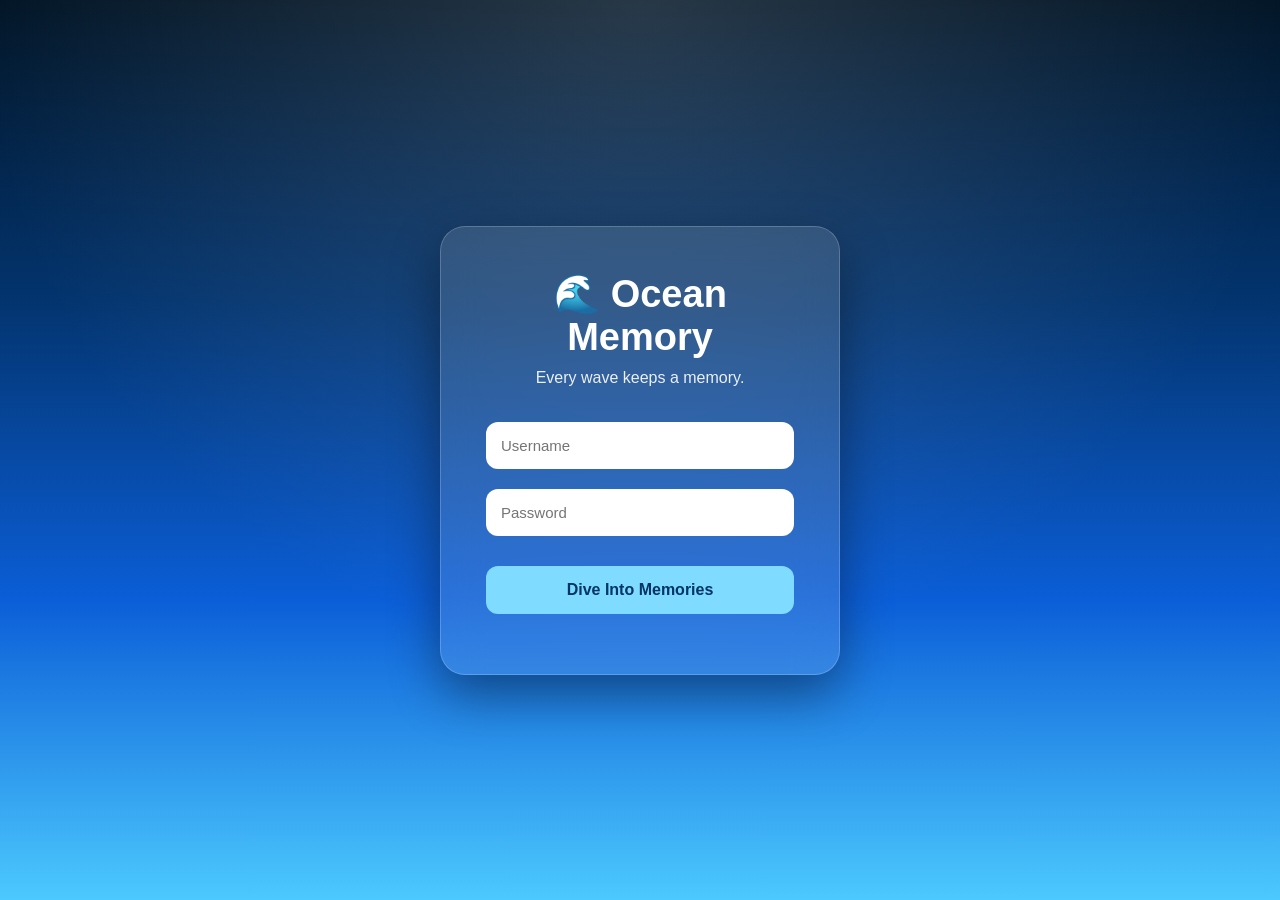
<file: index.html>
<!DOCTYPE html>
<html lang="id">
<head>
    <meta charset="UTF-8">
    <meta name="viewport" content="width=device-width, initial-scale=1.0">
    <title>Ocean Memory</title>

    <link rel="stylesheet" href="css/style.css">
</head>

<body>

<div class="ocean"></div>
<div class="bubbles"></div>

<div class="login-box">

    <h1>🌊 Ocean Memory</h1>

    <p>Every wave keeps a memory.</p>

    <input
        id="username"
        type="text"
        placeholder="Username">

    <input
        id="password"
        type="password"
        placeholder="Password">

    <button onclick="login()">

        Dive Into Memories

    </button>

    <span id="error"></span>

</div>

<script src="js/login.js"></script>

</body>
</html>
</file>
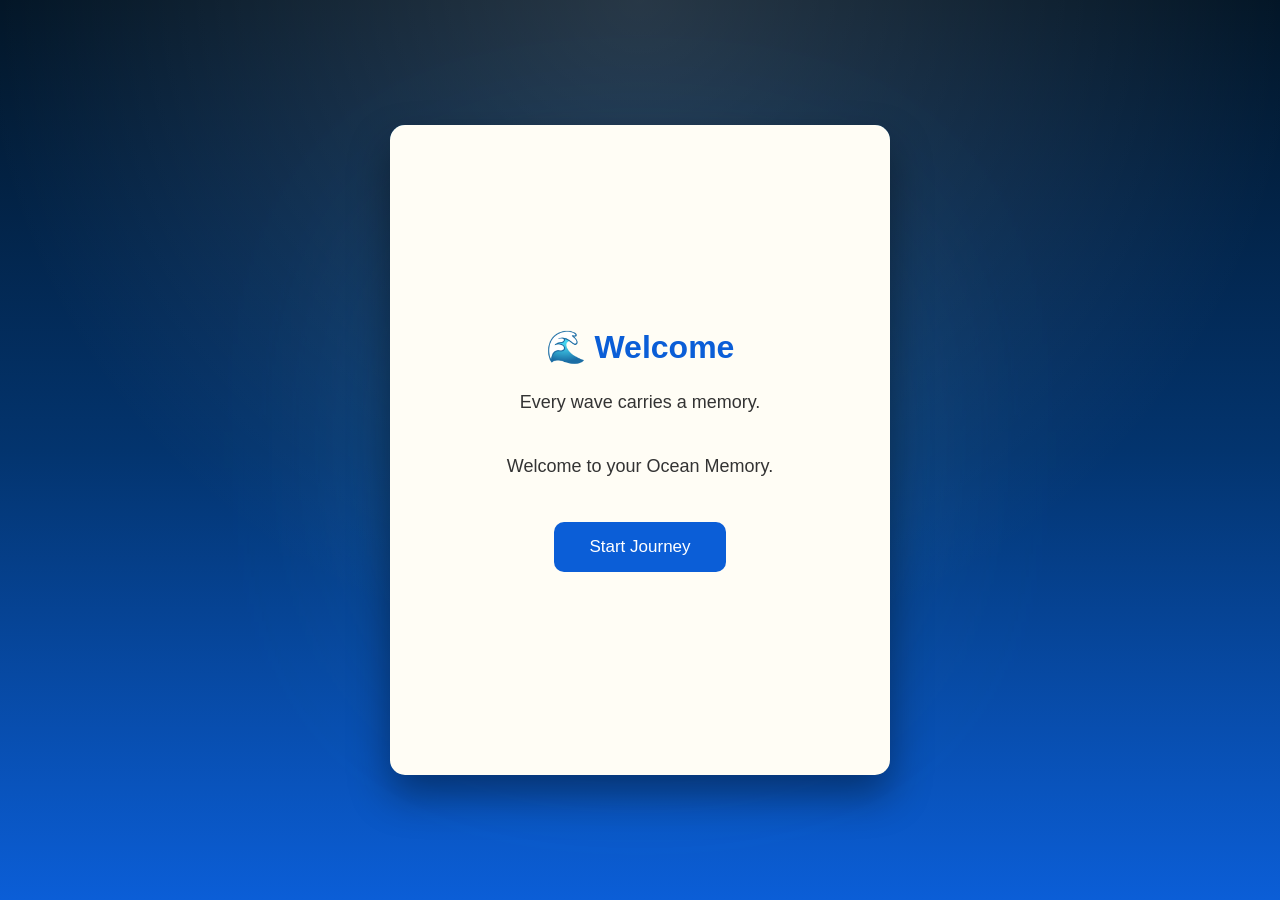
<file: book.html>
<!DOCTYPE html>
<html lang="id">
<head>
<meta charset="UTF-8">
<meta name="viewport" content="width=device-width, initial-scale=1.0">
<title>Ocean Memory Book</title>

<link rel="stylesheet" href="css/book.css">
</head>

<body>

<div class="background"></div>

<div class="light"></div>

<div class="book-area">

<div id="book" class="book">

<div id="cover" class="cover">

<h1>Ocean</h1>

<h2>Memory Book</h2>

<p>Click To Open</p>

</div>

<div class="page">

<h1>🌊 Welcome</h1>

<p>

Every wave carries a memory.<br><br>

Welcome to your Ocean Memory.

</p>

<button onclick="nextPage()">

Start Journey

</button>

</div>

</div>

</div>

<script src="js/book.js"></script>

</body>
</html>
</file>
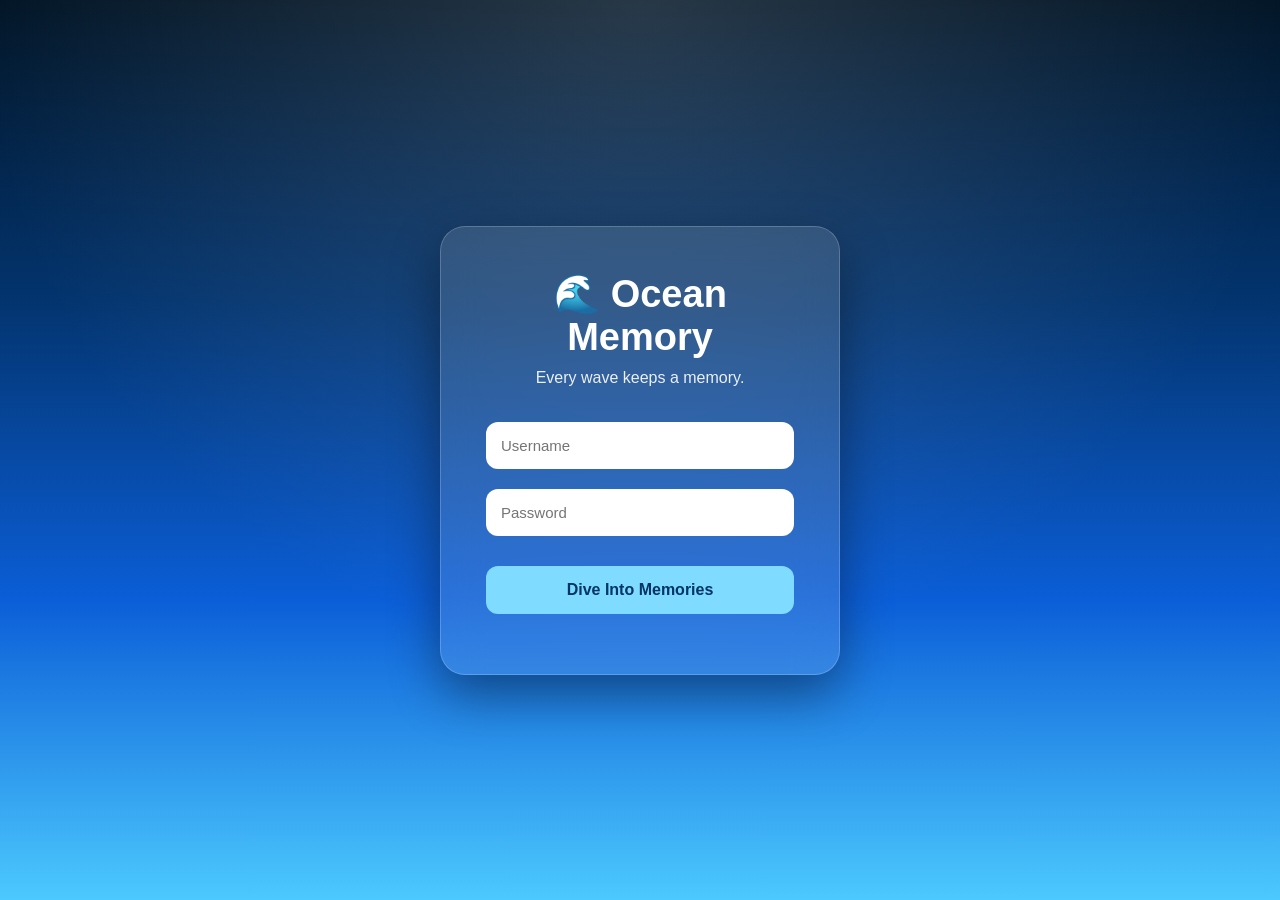
<file: book2.html>
<!DOCTYPE html>
<html lang="id">

<head>

<meta charset="UTF-8">

<title>Ocean Memory</title>

<link rel="preconnect" href="https://fonts.googleapis.com">
<link rel="preconnect" href="https://fonts.gstatic.com" crossorigin>

<link href="https://fonts.googleapis.com/css2?family=Caveat:wght@500;700&display=swap" rel="stylesheet">

<link rel="stylesheet" href="css/book2.css">

</head>

<body>

<div class="book">

<div class="left">

<div class="polaroid" onclick="openPhoto()">

<img id="photo">

<span class="caption">

Ocean Memory

</span>

</div>

<div class="sea-star">⭐</div>

<div class="shell">🐚</div>

<div class="bubbles"></div>

</div>

<div class="right">

<h1 id="title"></h1>

<p id="text"></p>

<div class="nav">

<button onclick="prevPage()">

⬅

</button>

<button onclick="nextPage()">

➡

</button>

</div>

</div>

</div>

<audio id="music" loop></audio>

<button id="musicBtn" onclick="toggleMusic()">

🔊 Music

</button>

<div id="lightbox" class="lightbox" onclick="closePhoto()">

<img id="preview">

</div>

<script src="js/data.js"></script>
<script src="js/book2.js"></script>

</body>

</html>
</file>
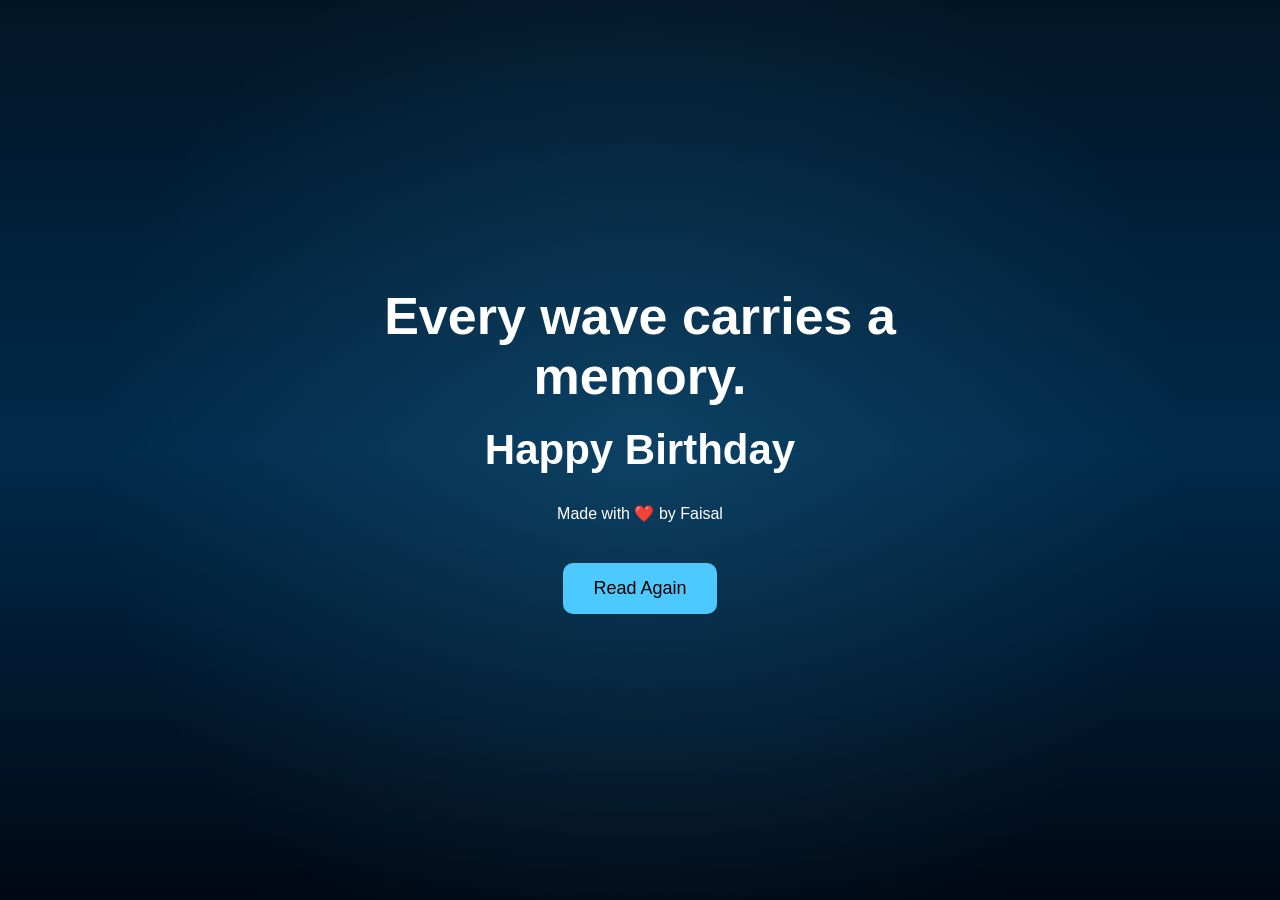
<file: ending.html>
<!DOCTYPE html>
<html lang="id">
<head>

<meta charset="UTF-8">

<meta name="viewport" content="width=device-width, initial-scale=1.0">

<title>Ending</title>

<link rel="stylesheet" href="css/ending.css">

</head>

<body>

<div class="overlay"></div>

<div class="content">

<h1 id="quote">

Every wave carries a memory.

</h1>

<h2>

Happy Birthday

</h2>

<h3 id="name"></h3>

<p>

Made with ❤️ by Faisal

</p>

<button onclick="restart()">

Read Again

</button>

</div>

<script src="js/ending.js"></script>

</body>
</html>
</file>
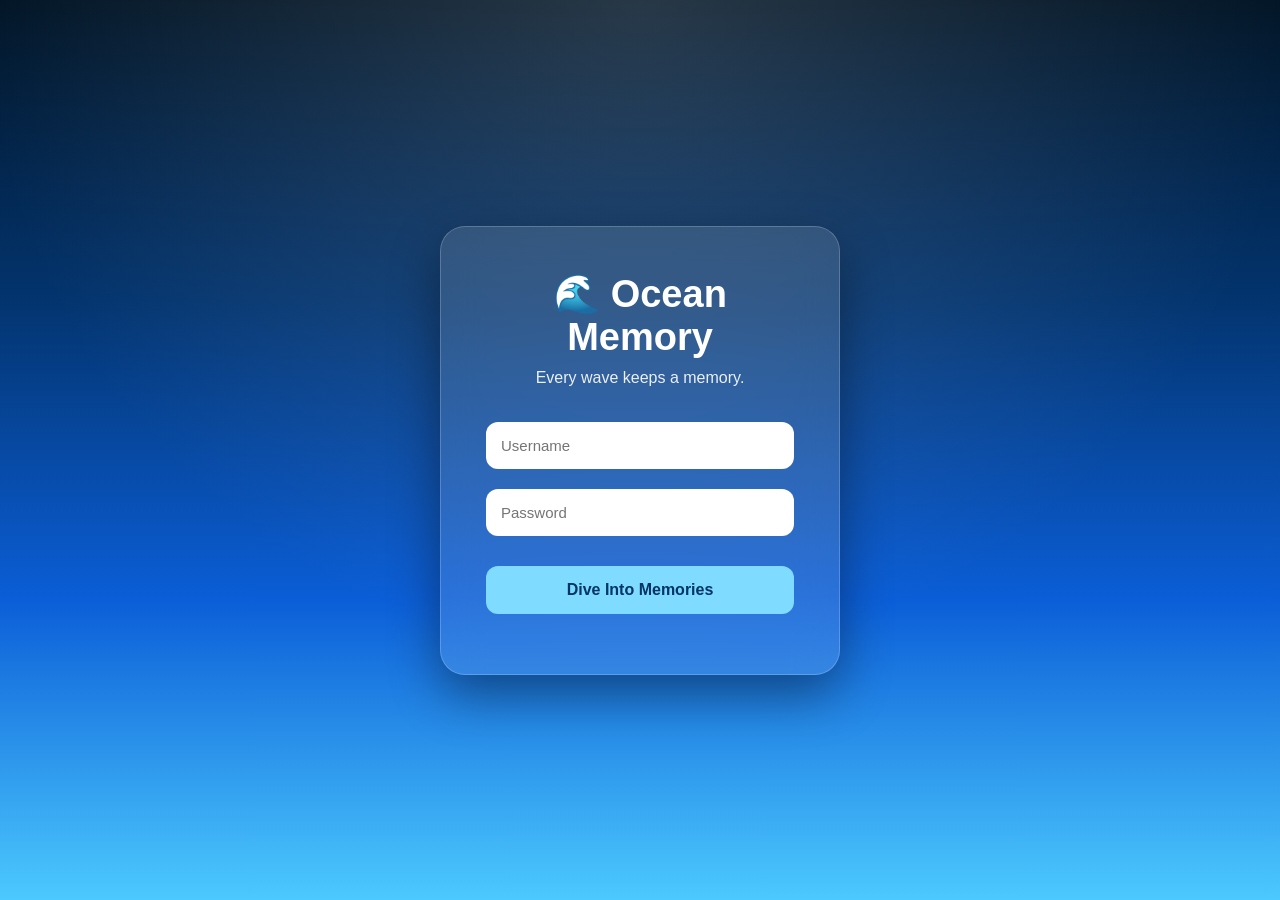
<file: loading.html>
<!DOCTYPE html>
<html lang="id">

<head>

<meta charset="UTF-8">

<meta name="viewport" content="width=device-width, initial-scale=1.0">

<title>Ocean Memory</title>

<link rel="stylesheet" href="css/loading.css">

</head>

<body>

<div class="ocean-light"></div>

<div class="bubbles"></div>

<div class="loading-box">

<div class="shell">

🐚

</div>

<h1>Diving Into Memories</h1>

<p id="status">

Preparing Your Ocean Journey...

</p>

<div class="progress">

<div class="progress-bar" id="bar"></div>

</div>

<div id="percent">

0%

</div>

</div>

<script src="js/loading.js"></script>

</body>

</html>
</file>
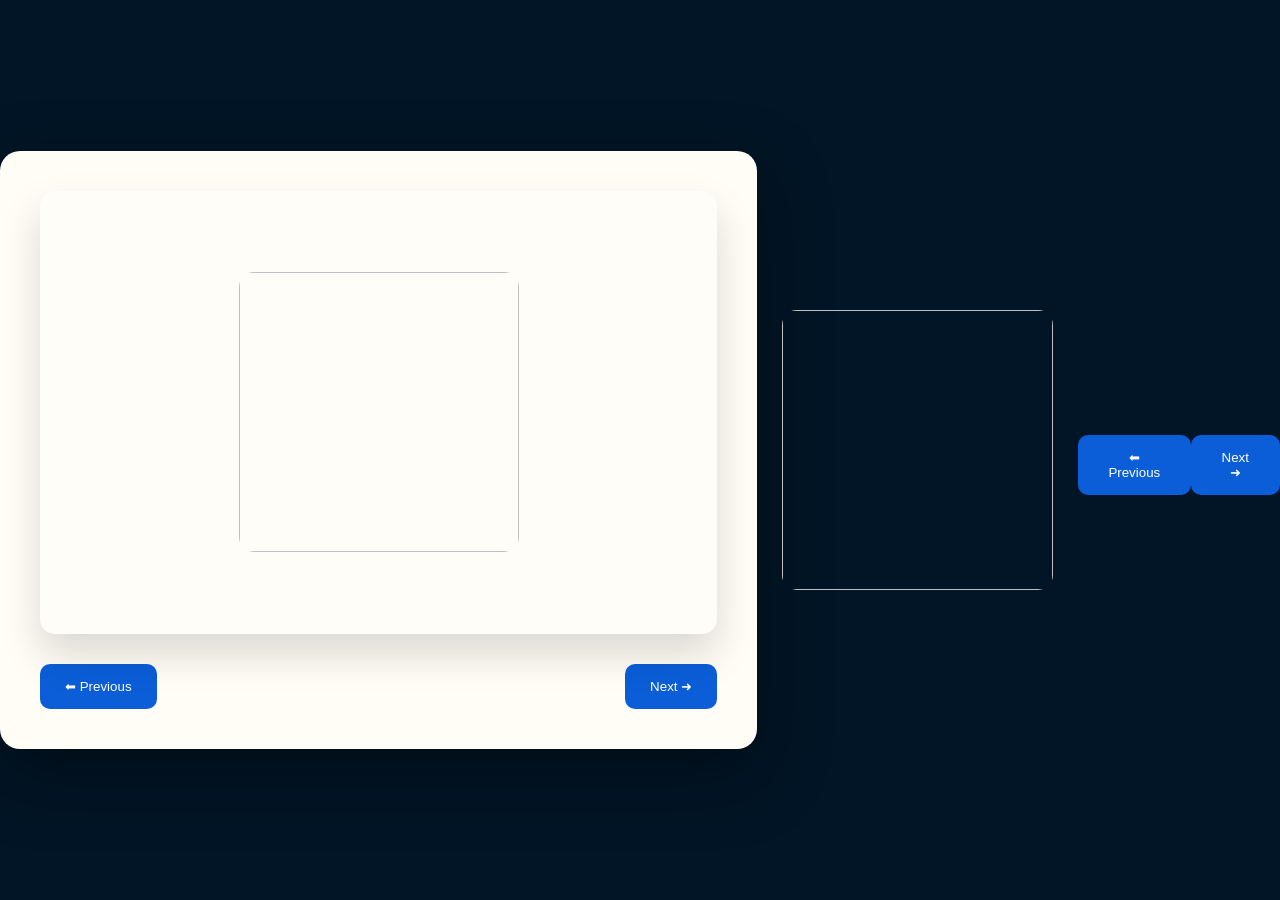
<file: pages.html>
<!DOCTYPE html>

<html>

<head>

<meta charset="UTF-8">

<link rel="stylesheet" href="css/pages.css">

</head>

<body>

<div class="book">

<div class="page" id="page">

<h1 id="title"></h1>

<img id="photo">

<p id="text"></p>

</div>

<div class="buttons">

<button onclick="prevPage()">

⬅ Previous

</button>

<button onclick="nextPage()">

Next ➜

</button>

</div>

</div>

<h1 id="title"></h1>

<img id="photo">

<p id="text"></p>

<div class="buttons">

<button onclick="prevPage()">

⬅ Previous

</button>

<button onclick="nextPage()">

Next ➜

</button>

</div>

</div>

<audio id="music" loop></audio>

<script src="js/data.js"></script>

<script src="js/pages.js"></script>

</body>

</html>
</file>
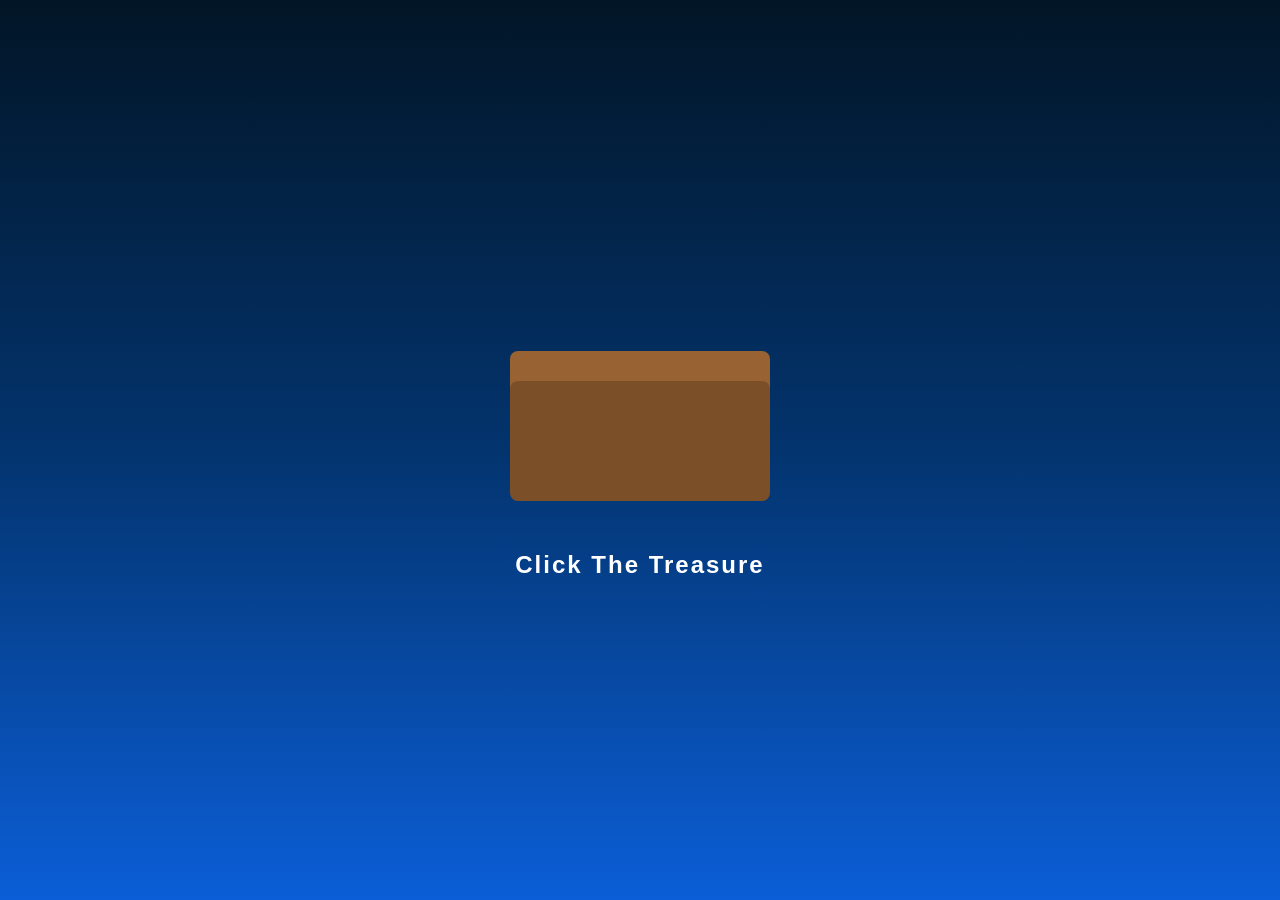
<file: treasure.html>
<!DOCTYPE html>
<html lang="id">

<head>

<meta charset="UTF-8">

<meta name="viewport"
content="width=device-width, initial-scale=1.0">

<title>Treasure</title>

<link rel="stylesheet" href="css/treasure.css">

</head>

<body>

<div class="background"></div>

<div class="bubble-container"></div>

<div class="container">

<div id="glow"></div>

<div id="chest" onclick="openChest()">

<div class="lid"></div>

<div class="box"></div>

</div>

<h2 id="text">

Click The Treasure

</h2>

</div>

<script src="js/treasure.js"></script>

</body>

</html>
</file>
<file: css/style.css>
*{
margin:0;
padding:0;
box-sizing:border-box;
font-family:'Segoe UI',sans-serif;
}

body{

height:100vh;
overflow:hidden;
display:flex;
justify-content:center;
align-items:center;

background:linear-gradient(
180deg,
#021526,
#03346E,
#0B5ED7,
#4CC9FE
);

}

.ocean{

position:absolute;
width:100%;
height:100%;

background:radial-gradient(circle at top,
rgba(255,255,255,.15),
transparent 60%);

}

.bubbles{

position:absolute;
width:100%;
height:100%;
overflow:hidden;

}

.bubble{

position:absolute;

bottom:-100px;

border-radius:50%;

background:rgba(255,255,255,.15);

animation:float linear infinite;

}

@keyframes float{

0%{

transform:translateY(0);

opacity:.2;

}

100%{

transform:translateY(-120vh);

opacity:1;

}

}

.login-box{

position:relative;

z-index:10;

width:400px;

padding:45px;

background:rgba(255,255,255,.12);

backdrop-filter:blur(20px);

border:1px solid rgba(255,255,255,.2);

border-radius:25px;

box-shadow:
0 20px 50px rgba(0,0,0,.4);

text-align:center;

color:white;

}

.login-box h1{

font-size:38px;

margin-bottom:10px;

}

.login-box p{

margin-bottom:25px;

opacity:.9;

}

input{

width:100%;

padding:15px;

margin:10px 0;

border:none;

border-radius:12px;

outline:none;

font-size:15px;

}

button{

width:100%;

padding:15px;

margin-top:20px;

border:none;

border-radius:12px;

cursor:pointer;

font-size:16px;

background:#7FDBFF;

color:#003566;

font-weight:bold;

transition:.3s;

}

button:hover{

transform:translateY(-3px);

background:white;

}

#error{

display:block;

margin-top:15px;

color:#FFD6D6;

}

@media (max-width:768px){

.book{

width:95%;

height:auto;

flex-direction:column;

}

.left,
.right{

width:100%;

}

.left img{

height:250px;

}

.login-box{

width:90%;

}

.loading-box{

width:90%;

}

}

body{

animation:fadePage .8s;

}

@keyframes fadePage{

from{

opacity:0;

}

to{

opacity:1;

}

}
</file>
<file: css/book.css>
*{
margin:0;
padding:0;
box-sizing:border-box;
font-family:Segoe UI,sans-serif;
}

body{

height:100vh;

display:flex;

justify-content:center;

align-items:center;

overflow:hidden;

background:linear-gradient(
180deg,
#021526,
#03346E,
#0B5ED7);

}

.background{

position:absolute;

width:100%;
height:100%;

background:
radial-gradient(circle at top,
rgba(255,255,255,.15),
transparent 60%);

}

.light{

position:absolute;

width:400px;

height:400px;

background:#4CC9FE;

filter:blur(120px);

opacity:.2;

}

.book-area{

position:relative;

perspective:2000px;

}

.book{

position:relative;

width:500px;

height:650px;

transform-style:preserve-3d;

animation:rise 2s ease forwards;

}

.cover{

position:absolute;

width:100%;
height:100%;

background:linear-gradient(
145deg,
#005792,
#012A4A);

border-radius:15px;

display:flex;

flex-direction:column;

justify-content:center;

align-items:center;

color:white;

cursor:pointer;

transition:1.5s;

transform-origin:left;

box-shadow:0 20px 40px rgba(0,0,0,.4);

}

.cover h1{

font-size:52px;

}

.cover h2{

margin-bottom:30px;

}

.cover p{

opacity:.8;

}

.cover.open{

transform:rotateY(-160deg);

}

.page{

position:absolute;

width:100%;
height:100%;

background:#fffdf5;

border-radius:15px;

display:flex;

flex-direction:column;

justify-content:center;

align-items:center;

padding:50px;

text-align:center;

}

.page h1{

color:#0B5ED7;

margin-bottom:20px;

}

.page p{

font-size:18px;

line-height:32px;

color:#333;

}

button{

margin-top:40px;

padding:15px 35px;

border:none;

border-radius:10px;

background:#0B5ED7;

color:white;

cursor:pointer;

font-size:17px;

}

button:hover{

background:#4CC9FE;

color:#012A4A;

}

@keyframes rise{

from{

opacity:0;

transform:translateY(250px) scale(.8);

}

to{

opacity:1;

transform:translateY(0) scale(1);

}
}

@media (max-width:768px){

.book{

width:95%;

height:auto;

flex-direction:column;

}

.left,
.right{

width:100%;

}

.left img{

height:250px;

}

.login-box{

width:90%;

}

.loading-box{

width:90%;

}

}

body{

animation:fadePage .8s;

}

@keyframes fadePage{

from{

opacity:0;

}

to{

opacity:1;

}

}
</file>
<file: css/book2.css>
*{
margin:0;
padding:0;
box-sizing:border-box;
font-family:Segoe UI,sans-serif;
}

body{

height:100vh;

display:flex;

justify-content:center;

align-items:center;

background:linear-gradient(
180deg,
#021526,
#03346E,
#0B5ED7);

overflow:hidden;

}

.book{

display:flex;

width:1000px;

height:650px;

box-shadow:0 25px 60px rgba(0,0,0,.45);

border-radius:18px;

overflow:hidden;

}

.left,
.right{

width:50%;

padding:40px;

background:#fffdf6;

position:relative;

}

.left{

border-right:2px solid #ddd;

}

.left img{

width:100%;

height:430px;

object-fit:cover;

border-radius:12px;

}

.right{

display:flex;

flex-direction:column;

justify-content:center;

}

.right h1{

color:#0B5ED7;

margin-bottom:20px;

}

.right p{

font-family:'Caveat',cursive;

font-size:22px;

line-height:22px;

color:#444;

}

.nav{

position:absolute;

bottom:30px;

right:30px;

display:flex;

gap:10px;

}

button{

padding:12px 25px;

border:none;

border-radius:10px;

background:#0B5ED7;

color:white;

cursor:pointer;

transition:.3s;

}

button:hover{

transform:translateY(-3px);

background:#4CC9FE;

color:#012A4A;

}

.polaroid{

width:320px;

margin:auto;

padding:15px;

background:white;

box-shadow:0 15px 35px rgba(0,0,0,.25);

border-radius:8px;

transform:rotate(-4deg);

cursor:pointer;

transition:.3s;

}

.polaroid:hover{

transform:rotate(0deg) scale(1.03);

}

.polaroid img{

width:100%;

height:360px;

object-fit:cover;

border-radius:5px;

}

.caption{

display:block;

margin-top:15px;

font-family:'Caveat',cursive;

font-size:30px;

color:#444;

text-align:center;

}

.sea-star{

position:absolute;

top:30px;

right:30px;

font-size:35px;

transform:rotate(20deg);

}

.shell{

position:absolute;

bottom:35px;

left:35px;

font-size:35px;

}

.lightbox{

position:fixed;

inset:0;

background:rgba(0,0,0,.85);

display:none;

justify-content:center;

align-items:center;

z-index:999;

}

.lightbox img{

max-width:80%;

max-height:80%;

border-radius:12px;

box-shadow:0 20px 50px rgba(0,0,0,.5);

}

@media (max-width:768px){

.book{

width:95%;

height:auto;

flex-direction:column;

transition: transform .5s ease;

}

.left,
.right{

transition: all .45s ease;

width:100%;

}

.left img{

height:250px;

}

.login-box{

width:90%;

}

.loading-box{

width:90%;

}

}

body{

animation:fadePage .8s;

}

@keyframes fadePage{

from{

opacity:0;

}

to{

opacity:1;

}

}

.page-change{

animation:pageChange .6s ease;

}

@keyframes pageChange{

0%{

opacity:1;

transform:scale(1);

}

45%{

opacity:0;

transform:scale(.96);

}

100%{

opacity:1;

transform:scale(1);

}

}
</file>
<file: css/ending.css>
*{
margin:0;
padding:0;
box-sizing:border-box;
font-family:Segoe UI,sans-serif;
}

body{

height:100vh;

display:flex;

justify-content:center;

align-items:center;

background:linear-gradient(
180deg,
#021526,
#012A4A,
#000814);

color:white;

overflow:hidden;

}

.overlay{

position:absolute;

width:100%;
height:100%;

background:
radial-gradient(circle,
rgba(76,201,254,.15),
transparent 70%);

animation:pulse 6s infinite;

}

.content{

position:relative;

z-index:2;

text-align:center;

max-width:700px;

padding:20px;

}

#quote{

font-size:52px;

margin-bottom:20px;

opacity:0;

animation:fade 2s forwards;

}

h2{

margin-top:20px;

font-size:42px;

opacity:0;

animation:fade 2s forwards;

animation-delay:2s;

}

h3{

margin-top:15px;

font-size:34px;

color:#7FDBFF;

opacity:0;

animation:fade 2s forwards;

animation-delay:4s;

}

p{

margin-top:30px;

opacity:.8;

animation:fade 2s forwards;

animation-delay:6s;

}

button{

margin-top:40px;

padding:15px 30px;

border:none;

border-radius:10px;

cursor:pointer;

background:#4CC9FE;

font-size:18px;

}

@keyframes fade{

to{

opacity:1;

}

}

@keyframes pulse{

0%{

transform:scale(1);

}

50%{

transform:scale(1.05);

}

100%{

transform:scale(1);

}

}

@media (max-width:768px){

.book{

width:95%;

height:auto;

flex-direction:column;

}

.left,
.right{

width:100%;

}

.left img{

height:250px;

}

.login-box{

width:90%;

}

.loading-box{

width:90%;

}

}

body{

animation:fadePage .8s;

}

@keyframes fadePage{

from{

opacity:0;

}

to{

opacity:1;

}

}
</file>
<file: css/loading.css>
*{
margin:0;
padding:0;
box-sizing:border-box;
font-family:Segoe UI,sans-serif;
}

body{

height:100vh;

display:flex;

justify-content:center;

align-items:center;

overflow:hidden;

background:linear-gradient(
180deg,
#021526,
#03346E,
#0B5ED7
);

color:white;

}

.ocean-light{

position:absolute;

width:100%;
height:100%;

background:radial-gradient(circle at top,
rgba(255,255,255,.18),
transparent 60%);

}

.loading-box{

position:relative;

z-index:5;

width:450px;

text-align:center;

}

.shell{

font-size:90px;

margin-bottom:20px;

animation:float 2.5s ease-in-out infinite;

}

.loading-box h1{

font-size:38px;

margin-bottom:10px;

}

.loading-box p{

margin-bottom:35px;

opacity:.8;

}

.progress{

height:16px;

background:rgba(255,255,255,.15);

border-radius:20px;

overflow:hidden;

}

.progress-bar{

height:100%;

width:0%;

background:linear-gradient(
90deg,
#4CC9FE,
#CAF0F8
);

transition:.05s;

}

#percent{

margin-top:15px;

font-size:20px;

}

.bubbles{

position:absolute;

width:100%;
height:100%;

overflow:hidden;

}

.bubble{

position:absolute;

bottom:-80px;

background:rgba(255,255,255,.2);

border-radius:50%;

animation:up linear infinite;

}

@keyframes up{

0%{

transform:translateY(0);

opacity:.2;

}

100%{

transform:translateY(-120vh);

opacity:1;

}

}

@keyframes float{

0%{

transform:translateY(0px);

}

50%{

transform:translateY(-10px);

}

100%{

transform:translateY(0px);

}

}
</file>
<file: css/pages.css>
body{

margin:0;

height:100vh;

display:flex;

justify-content:center;

align-items:center;

background:#021526;

font-family:Segoe UI;

}

.book{

width:700px;

padding:40px;

background:#fffdf6;

border-radius:20px;

text-align:center;

box-shadow:
0 25px 70px rgba(0,0,0,.4);

}

.page{

transition:.8s;

transform-origin:left;

transform-style:preserve-3d;

background:#fffdf8;

border-radius:15px;

box-shadow:0 20px 40px rgba(0,0,0,.15);

padding:35px;

}

.page.flip{

transform:rotateY(-90deg);

opacity:0;

}

img{

width:280px;

height:280px;

object-fit:cover;

border-radius:15px;

margin:25px;

}

h1{

color:#0B5ED7;

}

p{

font-size:18px;

line-height:30px;

}

.buttons{

margin-top:30px;

display:flex;

justify-content:space-between;

}

button{

padding:15px 25px;

border:none;

background:#0B5ED7;

color:white;

border-radius:10px;

cursor:pointer;

transition:.3s;

}

button:hover{

transform:translateY(-3px);

box-shadow:
0 10px 20px rgba(0,0,0,.2);

}
</file>
<file: css/treasure.css>
*{
margin:0;
padding:0;
box-sizing:border-box;
font-family:Segoe UI,sans-serif;
}

body{

height:100vh;

display:flex;

justify-content:center;

align-items:center;

background:linear-gradient(
180deg,
#021526,
#03346E,
#0B5ED7);

overflow:hidden;

}

.container{

position:relative;

text-align:center;

z-index:5;

}

#glow{

position:absolute;

width:250px;

height:250px;

background:#4CC9FE;

filter:blur(80px);

opacity:0;

left:50%;

top:40%;

transform:translate(-50%,-50%);

transition:1s;

}

#chest{

position:relative;

width:260px;

height:180px;

cursor:pointer;

margin:auto;

}

.box{

position:absolute;

bottom:0;

width:260px;

height:120px;

background:#7B4F28;

border-radius:8px;

}

.lid{

position:absolute;

top:30px;

width:260px;

height:60px;

background:#996233;

transform-origin:bottom;

transition:1s;

border-radius:8px;

}

.open .lid{

transform:rotateX(-120deg);

}

h2{

margin-top:50px;

color:white;

letter-spacing:2px;

}

.bubble-container{

position:absolute;

width:100%;

height:100%;

overflow:hidden;

}

.bubble{

position:absolute;

bottom:-80px;

border-radius:50%;

background:rgba(255,255,255,.18);

animation:up linear infinite;

}

@keyframes up{

0%{

transform:translateY(0);

opacity:.2;

}

100%{

transform:translateY(-120vh);

opacity:1;

}

}
</file>
